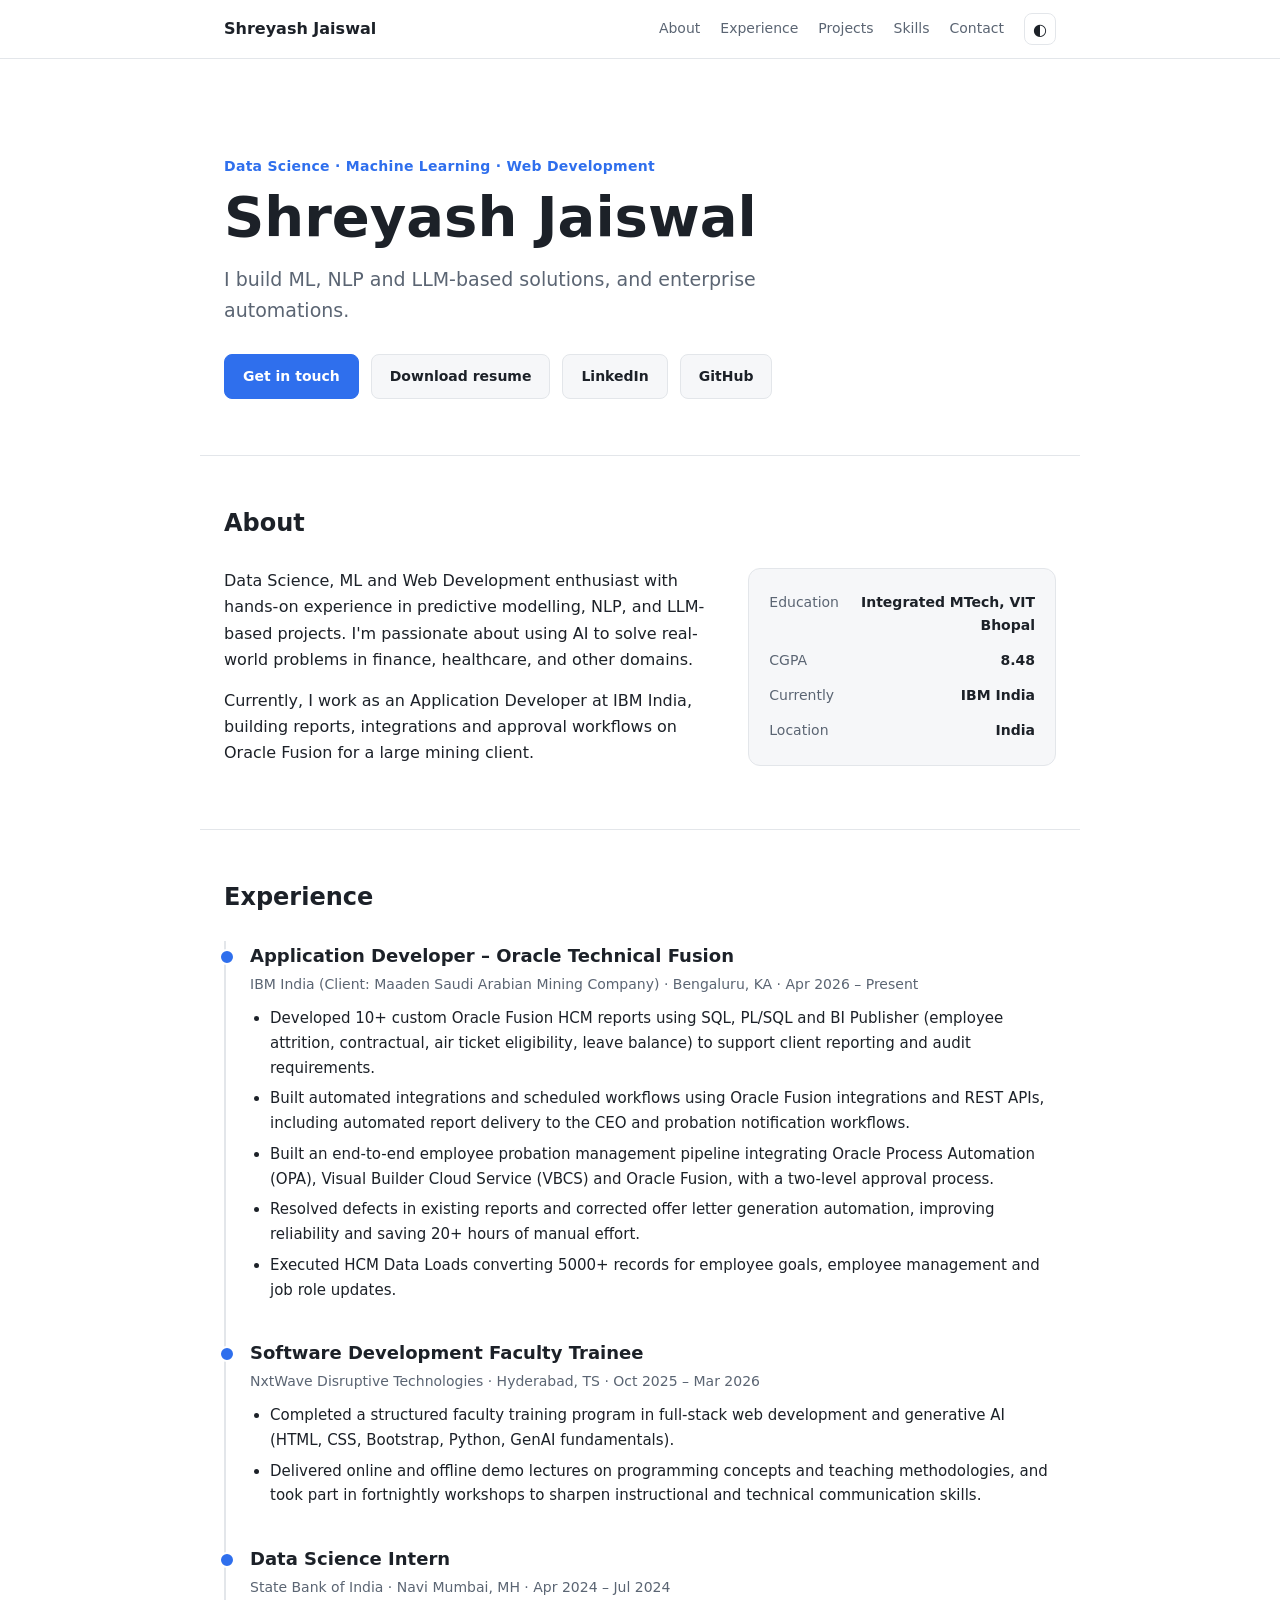
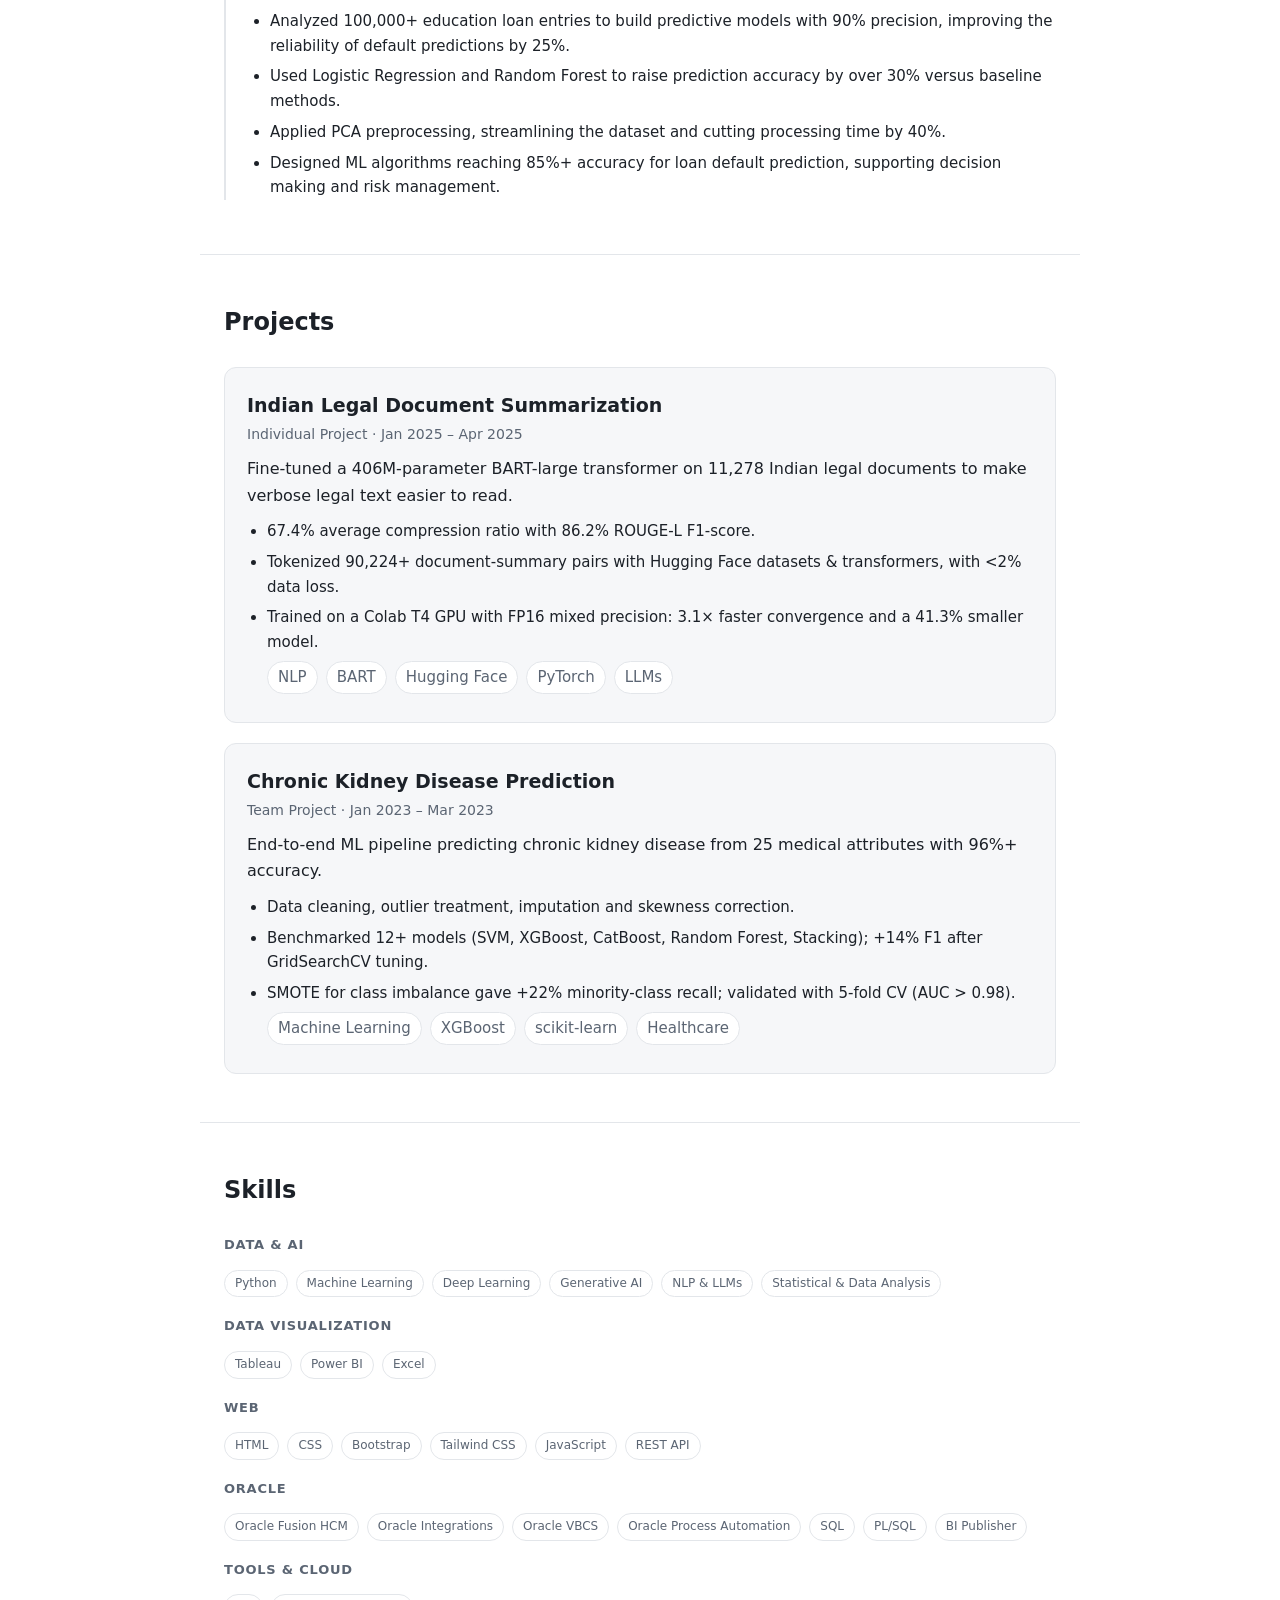
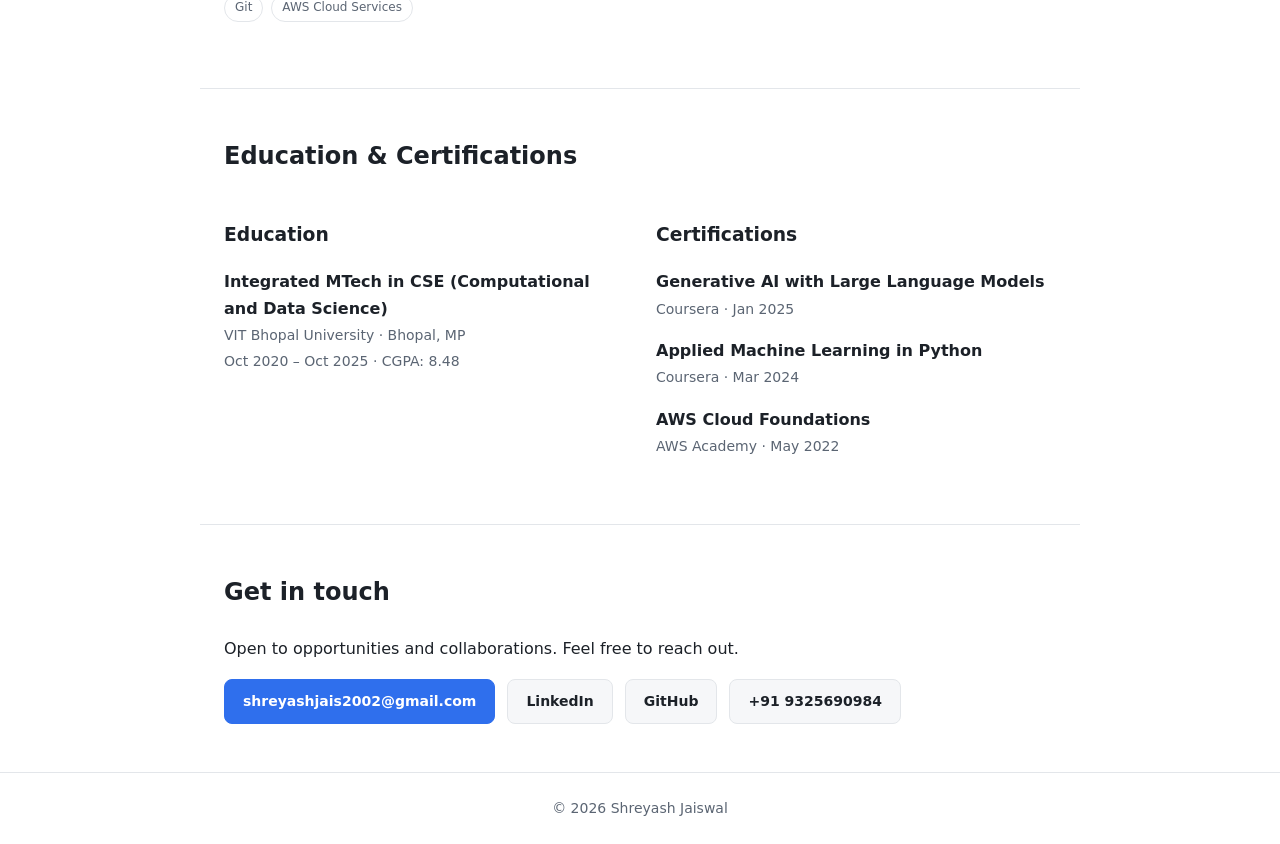
<file: index.html>
<!DOCTYPE html>
<html lang="en">
<head>
  <meta charset="UTF-8">
  <meta name="viewport" content="width=device-width, initial-scale=1">
  <title>Shreyash Jaiswal | Data Science, ML &amp; Web Development</title>
  <meta name="description" content="Portfolio of Shreyash Jaiswal: Data Science, Machine Learning, NLP and Oracle Fusion developer.">
  <link rel="stylesheet" href="assets/style.css">
</head>
<body>
  <header class="nav">
    <div class="container nav-inner">
      <a href="#top" class="brand" id="brand"></a>
      <nav class="links">
        <a href="#about">About</a>
        <a href="#experience">Experience</a>
        <a href="#projects">Projects</a>
        <a href="#skills">Skills</a>
        <a href="#contact">Contact</a>
        <button id="theme-toggle" class="icon-btn" aria-label="Toggle dark mode">◐</button>
      </nav>
    </div>
  </header>

  <main id="top">
    <section class="hero container">
      <p class="eyebrow" id="tagline"></p>
      <h1 id="hero-name"></h1>
      <p class="lead" id="headline"></p>
      <div class="actions" id="hero-actions"></div>
    </section>

    <section id="about" class="container section">
      <h2>About</h2>
      <div class="about-grid">
        <div id="about-text"></div>
        <ul class="facts" id="facts"></ul>
      </div>
    </section>

    <section id="experience" class="container section">
      <h2>Experience</h2>
      <div class="timeline" id="experience-list"></div>
    </section>

    <section id="projects" class="container section">
      <h2>Projects</h2>
      <div class="cards" id="project-list"></div>
    </section>

    <section id="skills" class="container section">
      <h2>Skills</h2>
      <div id="skill-list"></div>
    </section>

    <section id="education" class="container section">
      <h2>Education &amp; Certifications</h2>
      <div class="two-col">
        <div id="education-list"></div>
        <div id="cert-list"></div>
      </div>
    </section>

    <section id="contact" class="container section">
      <h2>Get in touch</h2>
      <p>Open to opportunities and collaborations. Feel free to reach out.</p>
      <div class="actions" id="contact-links"></div>
    </section>
  </main>

  <footer class="footer">
    <div class="container">© <span id="year"></span> <span id="footer-name"></span></div>
  </footer>

  <script src="content.js"></script>
  <script src="assets/main.js"></script>
</body>
</html>
</file>
<file: assets/style.css>
/* Colors & fonts: change the variables below to re-theme the whole site. */
:root {
  --bg: #ffffff;
  --surface: #f6f7f9;
  --border: #e3e6ea;
  --text: #1c2128;
  --muted: #5b6573;
  --accent: #2f6fed;
  --accent-text: #ffffff;
  --radius: 12px;
  --font: -apple-system, "Segoe UI", Roboto, system-ui, sans-serif;
}

[data-theme="dark"] {
  --bg: #0f1216;
  --surface: #171b21;
  --border: #272d36;
  --text: #e7eaee;
  --muted: #9aa4b2;
  --accent: #6d9bff;
  --accent-text: #0f1216;
}

* { box-sizing: border-box; }
html { scroll-behavior: smooth; scroll-padding-top: 70px; }
body {
  margin: 0;
  font-family: var(--font);
  font-size: 16px;
  line-height: 1.65;
  color: var(--text);
  background: var(--bg);
}
a { color: var(--accent); text-decoration: none; }
a:hover { text-decoration: underline; }
.container { max-width: 880px; margin: 0 auto; padding: 0 24px; }

/* Nav */
.nav {
  position: sticky; top: 0; z-index: 10;
  background: color-mix(in srgb, var(--bg) 88%, transparent);
  backdrop-filter: blur(8px);
  border-bottom: 1px solid var(--border);
}
.nav-inner { display: flex; align-items: center; justify-content: space-between; height: 58px; }
.brand { font-weight: 700; color: var(--text); }
.brand:hover { text-decoration: none; }
.links { display: flex; align-items: center; gap: 20px; }
.links a { color: var(--muted); font-size: 14px; }
.links a:hover { color: var(--text); text-decoration: none; }
.icon-btn {
  background: none; border: 1px solid var(--border); color: var(--text);
  width: 32px; height: 32px; border-radius: 8px; cursor: pointer; font-size: 16px;
}

/* Hero */
.hero { padding: 96px 24px 56px; }
.eyebrow { color: var(--accent); font-weight: 600; font-size: 14px; margin: 0 0 8px; letter-spacing: .02em; }
.hero h1 { font-size: clamp(36px, 7vw, 56px); line-height: 1.1; margin: 0 0 16px; }
.lead { font-size: 19px; color: var(--muted); max-width: 640px; margin: 0 0 28px; }

/* Buttons */
.actions { display: flex; flex-wrap: wrap; gap: 12px; }
.btn {
  display: inline-block; padding: 10px 18px; border-radius: 8px; font-weight: 600; font-size: 14px;
  border: 1px solid var(--border); color: var(--text); background: var(--surface);
}
.btn:hover { text-decoration: none; border-color: var(--accent); }
.btn.primary { background: var(--accent); color: var(--accent-text); border-color: var(--accent); }

/* Sections */
.section { padding: 48px 24px; border-top: 1px solid var(--border); }
.section h2 { font-size: 24px; margin: 0 0 24px; }

.about-grid { display: grid; grid-template-columns: 1.6fr 1fr; gap: 32px; }
.about-grid p { margin: 0 0 14px; }
.facts { list-style: none; margin: 0; padding: 16px 20px; background: var(--surface); border: 1px solid var(--border); border-radius: var(--radius); align-self: start; }
.facts li { display: flex; justify-content: space-between; gap: 12px; padding: 6px 0; font-size: 14px; }
.facts span:first-child { color: var(--muted); }
.facts span:last-child { text-align: right; font-weight: 600; }

/* Timeline */
.timeline { border-left: 2px solid var(--border); padding-left: 24px; }
.job { position: relative; margin-bottom: 36px; }
.job:last-child { margin-bottom: 0; }
.job::before {
  content: ""; position: absolute; left: -31px; top: 8px; width: 12px; height: 12px;
  border-radius: 50%; background: var(--accent); border: 2px solid var(--bg);
}
.job h3 { margin: 0; font-size: 18px; }
.meta { color: var(--muted); font-size: 14px; margin: 2px 0 10px; }
.job ul, .card ul { margin: 0; padding-left: 20px; }
.job li, .card li { margin-bottom: 6px; font-size: 15px; }

/* Cards */
.cards { display: grid; gap: 20px; }
.card { background: var(--surface); border: 1px solid var(--border); border-radius: var(--radius); padding: 22px; }
.card h3 { margin: 0; font-size: 19px; }
.card p { margin: 10px 0; }
.tags { display: flex; flex-wrap: wrap; gap: 8px; margin: 14px 0; padding: 0; list-style: none; }
.tag { font-size: 12px; padding: 3px 10px; border-radius: 999px; border: 1px solid var(--border); background: var(--bg); color: var(--muted); }

/* Skills */
.skill-group { margin-bottom: 18px; }
.skill-group h3 { font-size: 13px; text-transform: uppercase; letter-spacing: .06em; color: var(--muted); margin: 0 0 8px; }

/* Education */
.two-col { display: grid; grid-template-columns: 1fr 1fr; gap: 32px; }
.item { margin-bottom: 16px; }
.item strong { display: block; }
.item span { color: var(--muted); font-size: 14px; }

.footer { border-top: 1px solid var(--border); padding: 24px 0; color: var(--muted); font-size: 14px; text-align: center; }

@media (max-width: 700px) {
  .about-grid, .two-col { grid-template-columns: 1fr; }
  .links a { display: none; }
  .hero { padding-top: 64px; }
}
</file>
